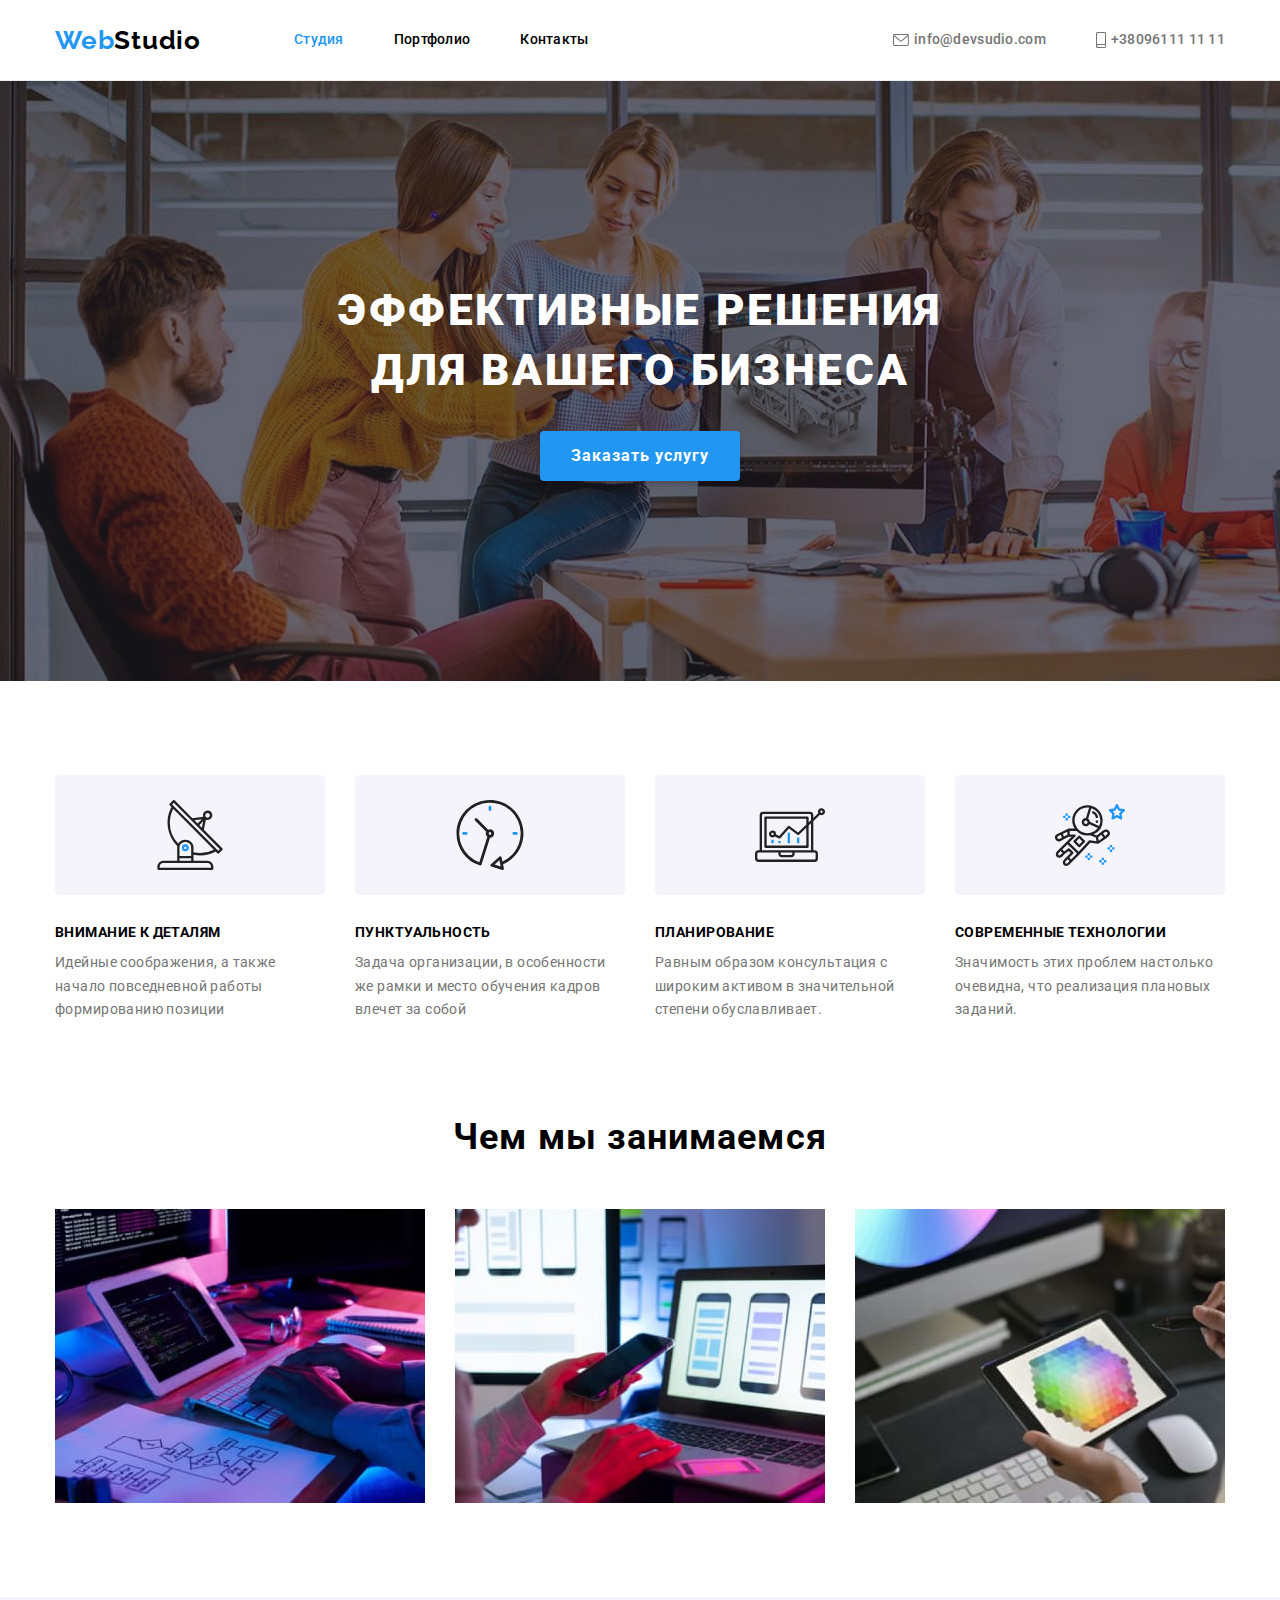
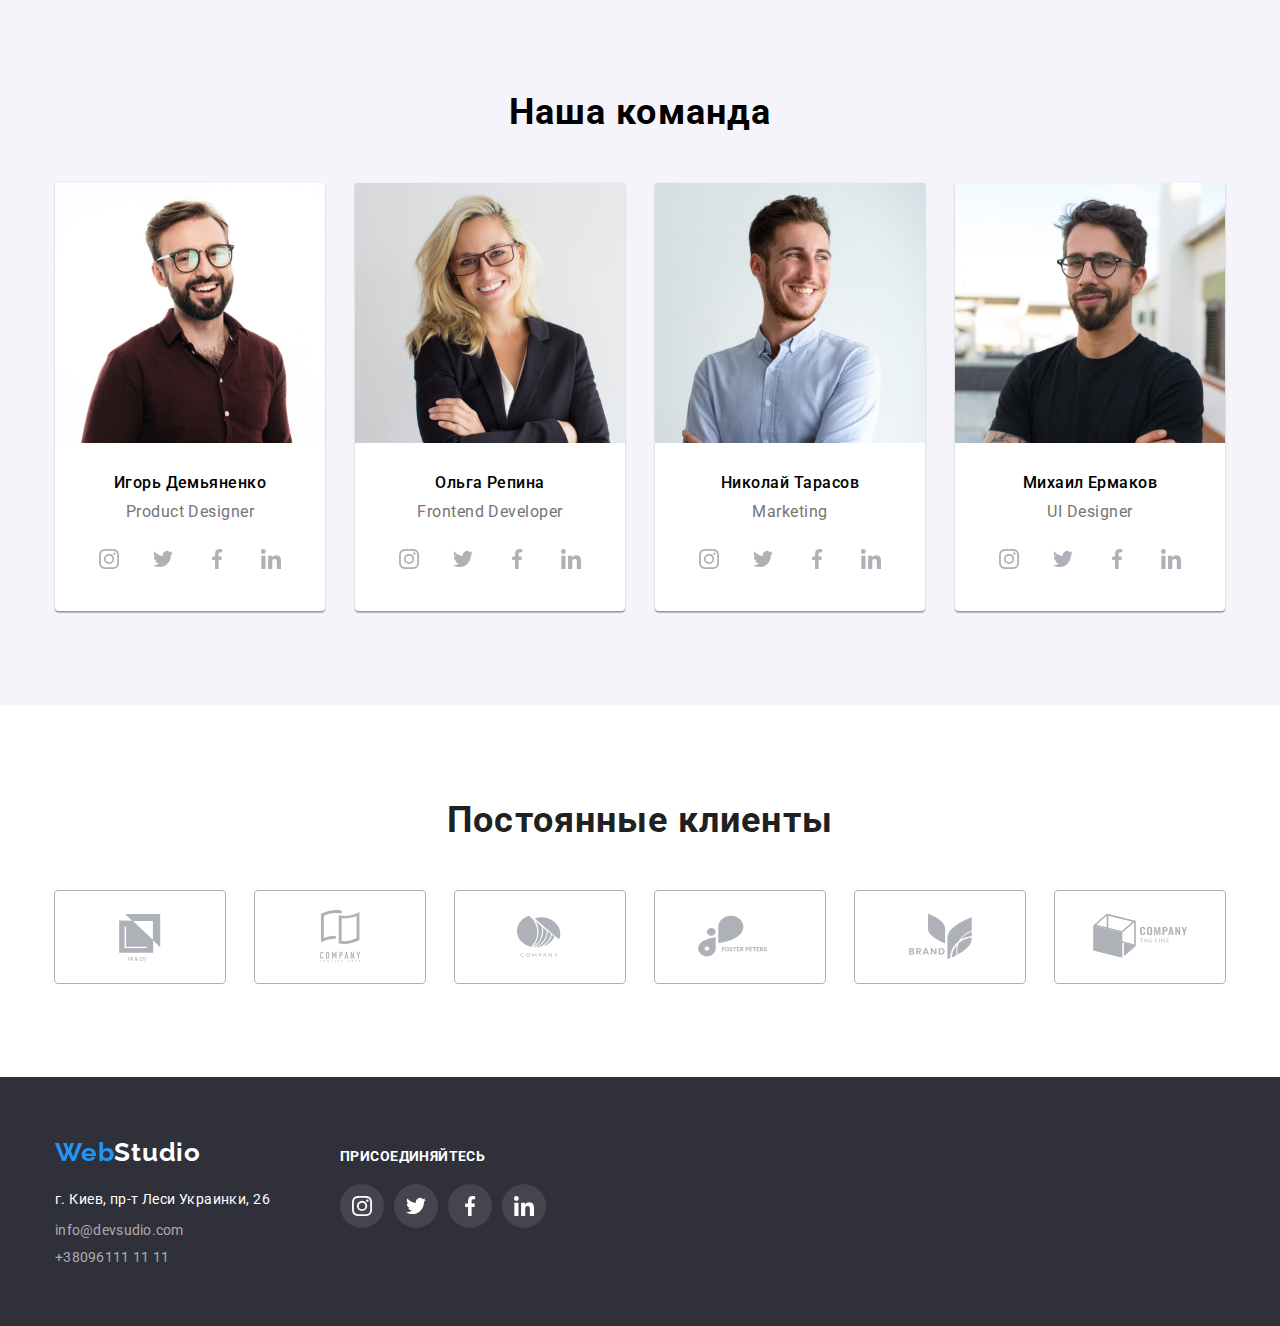
<file: index.html>
<!DOCTYPE html>
<html lang="ru">
<head>
    <meta charset="UTF-8">
    <meta http-equiv="X-UA-Compatible" content="IE=edge">
    <meta name="viewport" content="width=device-width, initial-scale=1.0">
    <title>WebStudio</title>
        <link href="https://fonts.googleapis.com/css2?family=Raleway:wght@700&family=Roboto:wght@400;500;700;900&display=swap" rel="stylesheet">
        <link rel="stylesheet" href="./css/modern-normalize.css">
        <link rel="stylesheet" href="./css/styles.css">
</head>
<body>
    <header class="header">
        <div class="container">
        <nav class="nav">
        <a href="index.html" class="logo">Web<span class="logo-black-color">Studio</span></a>
        <ul class="nav-list">
        <li class="nav-links "><a href="index.html" class="nav-links-item current">Студия</a></li>
        <li class="nav-links"><a href="portfolio.html" class="nav-links-item">Портфолио</a></li>
        <li class="nav-links"><a href="" class="nav-links-item">Контакты</a></li>
        </ul>
        </nav>
        <ul class="auth-list">
        <li class="auth-links">
            <a href="mailto:info@devsudio.com" class="auth-links-item">
                <svg class="auth-links-icons" width="16" height="12"><use href="./images/icons.svg#icon-envelope-1"></use>
                </svg>
                info@devsudio.com</a></li>
        <li class="auth-links"><a href="tel.:+380961111111" class="auth-links-item">
            <svg class="auth-links-icons" width="10" height="16">
                <use href="./images/icons.svg#icon-smartphone"></use>
            </svg>
            +38096111 11 11</a></li>
        </ul>
        </div>
    </header>
    <main>
<!--hero section-->
<section class="hero-section">
    <div class="container">
    <h1 class="hero-title">Эффективные решения для вашего бизнеса</h1>
    <button type="button" class="hero-button accent">Заказать услугу</button>
    </div>
</section>
<!--company rules-->
<section class="company-rules-section">
    <div class="container">
    <h2 hidden>Наши принципы</h2>
    <ul class="company-rules-section-ul">
        <li class="company-rules-item">
            <!-- <div> -->
            <svg class="company-rules-icons" width="270" height="120">
                <use href="./images/icons.svg#icon-antena"></use>
            </svg>
            <!-- </div> -->
            <h3 class="company-rules-section-h3">Внимание к деталям</h3>
            <p class="company-rules-section-p"> Идейные соображения, а также начало повседневной работы формированию позиции</p>
        </li>
        <li class="company-rules-item">
            <!-- <div> -->
                <svg class="company-rules-icons" width="270" height="120">
                <use href="./images/icons.svg#icon-clock"></use>
            </svg>
        <!-- </div> -->
            <h3 class="company-rules-section-h3">Пунктуальность</h3>
            <p class="company-rules-section-p">Задача организации, в особенности же рамки и место обучения кадров влечет за собой</p>
        </li>
        <li class="company-rules-item ">
            <!-- <div> -->
                <svg class="company-rules-icons" width="270" height="120">
                <use href="./images/icons.svg#icon-diagram"></use>
            </svg>
        <!-- </div> -->
            <h3 class="company-rules-section-h3">Планирование</h3>
            <p class="company-rules-section-p">Равным образом консультация с широким активом в значительной степени обуславливает.</p>
        </li>
        <li class="company-rules-item ">
            <!-- <div> -->
                <svg class="company-rules-icons" width="270" height="120">
                <use href="./images/icons.svg#icon-astronaut"></use>
            </svg>
        <!-- </div> -->
            <h3 class="company-rules-section-h3">Современные технологии</h3>
            <p class="company-rules-section-p">Значимость этих проблем настолько очевидна, что реализация плановых заданий.</p>
        </li>
    </ul>
    </div>
</section>
<!--how we do-->
<section class="how-we-do-section">
<div class="container">
<h2 class="how-we-do-section-h2">Чем мы занимаемся</h2>
<ul class="how-we-do-section-ul">
    <li class="how-we-do-item"><img src="images/img1_HowWeDo.jpg" alt="Человек работает на клаасном рабочем месте" width="370"></li>
    <li class="how-we-do-item"><img src="images/img2_HowWeDo.jpg" alt="Разрабатывается приложение на телефон" width="370"></li>
    <li class="how-we-do-item"><img src="images/img3_HowWeDo.jpg" alt="Изображение мозаики на планшете" width="370"></li>
</ul>
</div>
</section>

<!--Our Team-->
<section class="our-team-section">
<div class="container">
<h2 class="our-team-section-h2">Наша команда</h2>
    <ul class="our-team-section-ul">
    <li class="our-team-item">
        <img src="images/img1_OurTeam(1).jpg" alt="Игорь Демьяненко" width="270">
        <div class="our-team-item-text">
        <h3 class="our-team-section-h3">Игорь Демьяненко</h3>
        <p lang="en" class="our-team-section-p">Product Designer</p>
        <ul class="social-links-list">
            <li class="social-links-item"><a href="" class="social-link">
                <svg class="social-links-icons">
                    <use href="./images/icons.svg#icon-instagram-2-1"></use>
                </svg>
            </a></li>
            <li class="social-links-item"><a href="" class="social-link">
                <svg class="social-links-icons">
                    <use href="./images/icons.svg#icon-twitter-1-1"></use>
                </svg>
            </a></li>
            <li class="social-links-item"><a href="" class="social-link">
                <svg class="social-links-icons">
                    <use href="./images/icons.svg#icon-facebook-1-1"></use>
                </svg>
            </a></li>
            <li class="social-links-item"><a href="" class="social-link">
                <svg class="social-links-icons">
                    <use href="./images/icons.svg#icon-linkedin-1-1"></use>
                </svg>
            </a></li>
        </ul>
        </div>
        

    </li>
    <li class="our-team-item">
            <img src="images/img2_OurTeam(1).jpg" alt="Игорь Демьяненко" width="270">
            <div class="our-team-item-text">
            <h3 class="our-team-section-h3">Ольга Репина</h3>
            <p lang="en" class="our-team-section-p">Frontend Developer</p>
            <ul class="social-links-list">
                <li class="social-links-item"><a href="" class="social-link">
                        <svg class="social-links-icons">
                            <use href="./images/icons.svg#icon-instagram-2-1"></use>
                        </svg>
                    </a></li>
                <li class="social-links-item"><a href="" class="social-link">
                        <svg class="social-links-icons">
                            <use href="./images/icons.svg#icon-twitter-1-1"></use>
                        </svg>
                    </a></li>
                <li class="social-links-item"><a href="" class="social-link">
                        <svg class="social-links-icons">
                            <use href="./images/icons.svg#icon-facebook-1-1"></use>
                        </svg>
                    </a></li>
                <li class="social-links-item"><a href="" class="social-link">
                        <svg class="social-links-icons">
                            <use href="./images/icons.svg#icon-linkedin-1-1"></use>
                        </svg>
                    </a></li>
            </ul>
            </div>
    </li>
    <li class="our-team-item">
            <img src="images/img3_OurTeam(1).jpg" alt="Игорь Демьяненко" width="270">
            <div class="our-team-item-text">
            <h3 class="our-team-section-h3">Николай Тарасов </h3>
            <p lang="en" class="our-team-section-p">Marketing</p>
            <ul class="social-links-list">
                <li class="social-links-item"><a href="" class="social-link">
                        <svg class="social-links-icons">
                            <use href="./images/icons.svg#icon-instagram-2-1"></use>
                        </svg>
                    </a></li>
                <li class="social-links-item"><a href="" class="social-link">
                        <svg class="social-links-icons">
                            <use href="./images/icons.svg#icon-twitter-1-1"></use>
                        </svg>
                    </a></li>
                <li class="social-links-item"><a href="" class="social-link">
                        <svg class="social-links-icons">
                            <use href="./images/icons.svg#icon-facebook-1-1"></use>
                        </svg>
                    </a></li>
                <li class="social-links-item"><a href="" class="social-link">
                        <svg class="social-links-icons">
                            <use href="./images/icons.svg#icon-linkedin-1-1"></use>
                        </svg>
                    </a></li>
            </ul>
            </div>
    </li>
    <li class="our-team-item">
            <img src="images/img4_OurTeam(1).jpg" alt="Игорь Демьяненко" width="270">
            <div class="our-team-item-text">
            <h3 class="our-team-section-h3">Михаил Ермаков</h3>
            <p lang="en" class="our-team-section-p">UI Designer</p>
            <ul class="social-links-list">
                <li class="social-links-item"><a href="" class="social-link">
                        <svg class="social-links-icons">
                            <use href="./images/icons.svg#icon-instagram-2-1"></use>
                        </svg>
                    </a></li>
                <li class="social-links-item"><a href="" class="social-link">
                        <svg class="social-links-icons">
                            <use href="./images/icons.svg#icon-twitter-1-1"></use>
                        </svg>
                    </a></li>
                <li class="social-links-item"><a href="" class="social-link">
                        <svg class="social-links-icons">
                            <use href="./images/icons.svg#icon-facebook-1-1"></use>
                        </svg>
                    </a></li>
                <li class="social-links-item"><a href="" class="social-link">
                        <svg class="social-links-icons">
                            <use href="./images/icons.svg#icon-linkedin-1-1"></use>
                        </svg>
                    </a></li>
            </ul>
            </div>
    </li>
    </ul>
    </div>
</section>
<section class="regular-clients">
<div class="container">
    <h2 class="regular-clients-title">Постоянные клиенты</h2>
    <ul class="regular-clients-list">
        <li><a class="regular-clients-link" href=""><svg class="regular-clients-icons">
            <use href="./images/icons.svg#icon-Client1">
            </use>
        </svg></a>
    </li>
        <li><a class="regular-clients-link" href=""><svg class="regular-clients-icons">
            <use href="./images/icons.svg#icon-Client2">
            </use>
        </svg></a>
    </li>
        <li><a class="regular-clients-link" href=""><svg class="regular-clients-icons">
            <use href="./images/icons.svg#icon-Client3">
            </use>
        </svg></a>
    </li>
        <li><a class="regular-clients-link" href=""><svg class="regular-clients-icons">
            <use href="./images/icons.svg#icon-Client4">
            </use>
        </svg></a>
    </li>
        <li><a class="regular-clients-link" href=""><svg class="regular-clients-icons">
            <use href="./images/icons.svg#icon-Client5">
            </use>
        </svg></a>
    </li>
        <li><a class="regular-clients-link" href=""><svg class="regular-clients-icons">
            <use href="./images/icons.svg#icon-Client6">
            </use>
        </svg></a>
    </li>
    </ul>
</div>
</section>
    </main>
    <footer class="footer">
    <div class="container">
    <div class="join-footer">
    <a href="index.html" class="logo">Web<span class="logo-white-color">Studio </span></a>
    <address>
    <p class="footer-p">г. Киев, пр-т Леси Украинки, 26</p>
    <ul>
    <li class="auth-links"><a href="mailto:info@devsudio.com" class="auth-links-item-footer">info@devsudio.com</a></li>
    <li class="auth-links"><a href="tel.:+380961111111" class="auth-links-item-footer">+38096111 11 11</a></li>
    </ul>
    </address>
    </div>
    <div class="join">
    <h4 class="join-title">Присоединяйтесь</h4>
    <ul class="join-links-list">
        <li class="join-links-item"><a href="" class="join-link">
                <svg class="join-links-icons">
                    <use href="./images/icons.svg#icon-instagram-2-1"></use>
                </svg>
            </a></li>
        <li class="join-links-item"><a href="" class="join-link">
                <svg class="join-links-icons">
                    <use href="./images/icons.svg#icon-twitter-1-1"></use>
                </svg>
            </a></li>
        <li class="join-links-item"><a href="" class="join-link">
                <svg class="join-links-icons">
                    <use href="./images/icons.svg#icon-facebook-1-1"></use>
                </svg>
            </a></li>
        <li class="join-links-item"><a href="" class="join-link">
                <svg class="join-links-icons">
                    <use href="./images/icons.svg#icon-linkedin-1-1"></use>
                </svg>
            </a></li>
    </ul>
    </div>
    </div>
    </footer>
</body>
</html>
</file>
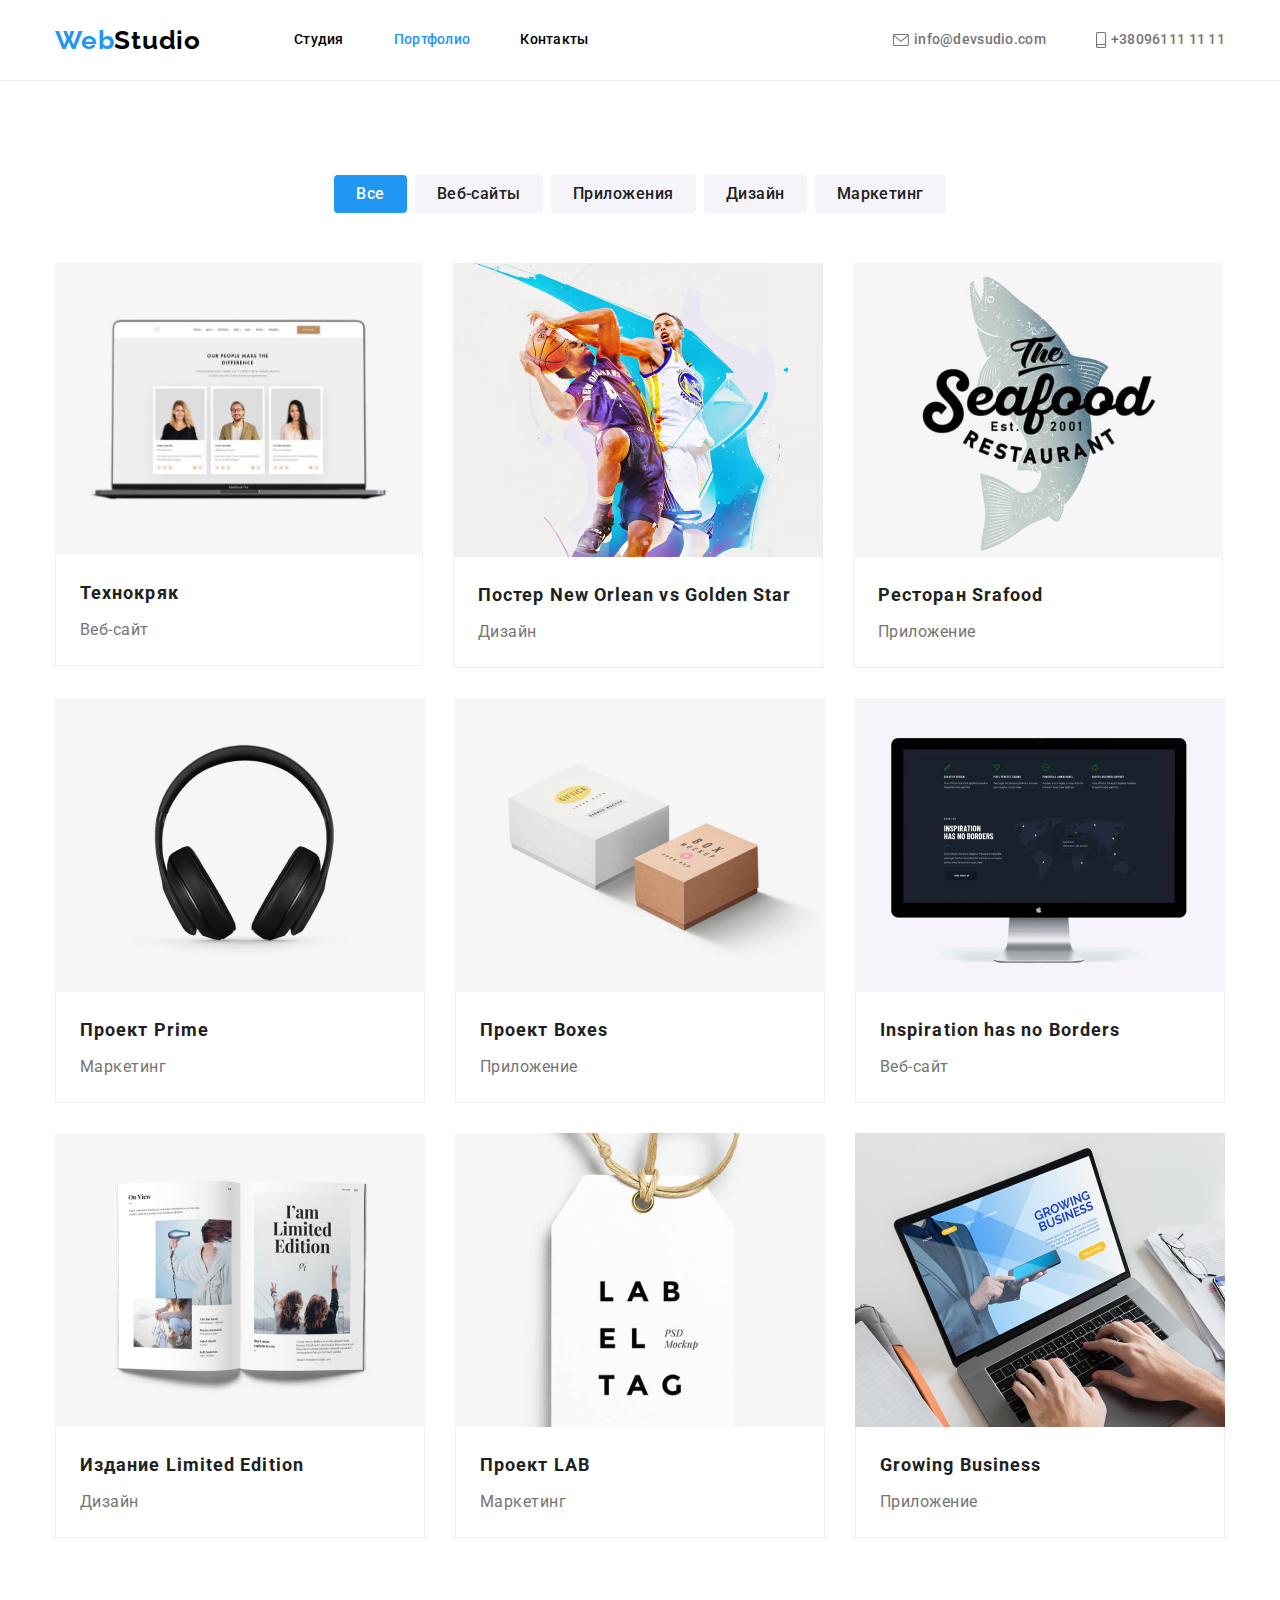
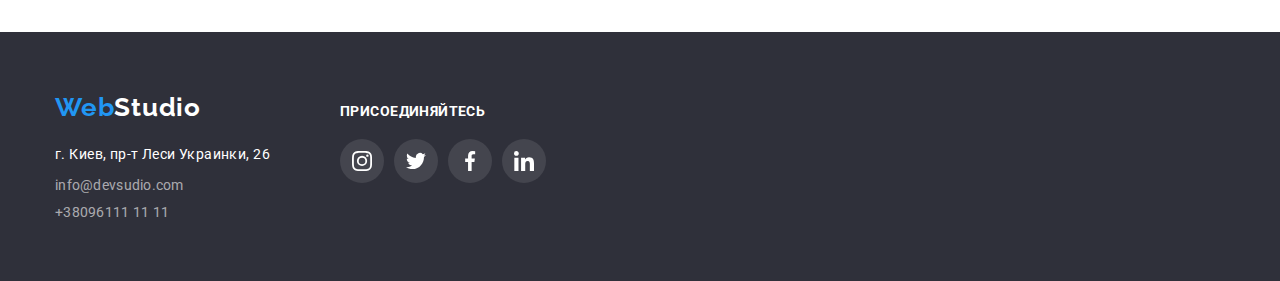
<file: portfolio.html>
<!DOCTYPE html>
<html lang="ru">
<head>
    <meta charset="UTF-8">
    <meta http-equiv="X-UA-Compatible" content="IE=edge">
    <meta name="viewport" content="width=device-width, initial-scale=1.0">
    <title>WebStudio - Портфолио</title>
    <link rel="stylesheet" href="https://fonts.googleapis.com/css2?family=Raleway:wght@700&family=Roboto:wght@400;500;700;900&display=swap" >
    <link rel="stylesheet" href="./css/modern-normalize.css">
    <link rel="stylesheet" href="./css/styles.css">
  
</head>
<body>
    <header class="header">
        <div class="container">
        <nav class="nav">
        <a href="index.html" class="logo">Web<span class="logo-black-color">Studio</span></a>
        <ul class="nav-list">
        <li class="nav-links "><a href="index.html" class="nav-links-item">Студия</a></li>
        <li class="nav-links"><a href="portfolio.html" class="nav-links-item current">Портфолио</a></li>
        <li class="nav-links"><a href="" class="nav-links-item">Контакты</a></li>
        </ul>
        </nav>
        <ul class="auth-list">
        <li class="auth-links">
            <a href="mailto:info@devsudio.com" class="auth-links-item">
                <svg class="auth-links-icons" width="16" height="12"><use href="./images/icons.svg#icon-envelope-1"></use>
                </svg>
                info@devsudio.com</a></li>
        <li class="auth-links"><a href="tel.:+380961111111" class="auth-links-item">
            <svg class="auth-links-icons" width="10" height="16">
                <use href="./images/icons.svg#icon-smartphone"></use>
            </svg>
            +38096111 11 11</a></li>
        </ul>
        </div>
    </header>
    <main>
        <!-- Our Products-->
        <section class="our-products">
<div class="container">
    <ul class="filter-list">
    <li class="filter-item">
        <button type="button" class="filter-item-btn active">Все</button>
    </li>
    <li class="filter-item">
        <button type="button" class="filter-item-btn">Веб-сайты</button>
    </li>
    <li class="filter-item">
        <button type="button" class="filter-item-btn">Приложения</button>
    </li>
    <li class="filter-item">
        <button type="button" class="filter-item-btn">Дизайн</button>
    </li>
    <li class="filter-item">
        <button type="button" class="filter-item-btn">Маркетинг</button>
    </li>
    </ul>

<h1 hidden>Наши проекты</h1>
<ul class="our-products-list">
<li class="our-products-item">
    <!-- <div class="card"> -->
        <a href="" class="our-products-item-link"><img src="./images/techocrack.jpg" alt="технокряк" width="368">
            <div class="our-product-items-text">
            <h2 class="our-products-item-h2">Технокряк</h2>
            <p class="our-products-item-p">Веб-сайт</p>
            </div>
        </a>
    <!-- </div> -->
    
</li>
<li class="our-products-item">
    <!-- <div class="card"> -->
        <a href="" class="our-products-item-link"><img src="./images/new-orlean-vs-golden-star.jpg" alt="постер new orlean vs golden star" width="370">
        <div class="our-product-items-text">
        <h2 class="our-products-item-h2">Постер New Orlean vs Golden Star</h2>
        <p class="our-products-item-p">Дизайн</p>
        </div>
    </a>
<!-- </div> -->
</li>
<li class="our-products-item">
    <!-- <div class="card"> -->
        <a href="" class="our-products-item-link"><img src="./images/seafood.jpg" alt="seafood" width="370">
        <div class="our-product-items-text">
        <h2 class="our-products-item-h2">Ресторан Srafood</h2>
        <p class="our-products-item-p">Приложение</p>
        </div>
    </a>
<!-- </div> -->
</li>
<li class="our-products-item">
    <!-- <div class="card"> -->
        <a href="" class="our-products-item-link"><img src="./images/prinme.jpg" alt="Project Prime" width="370">
        <div class="our-product-items-text">
        <h2 class="our-products-item-h2">Проект Prime</h2>
        <p class="our-products-item-p">Маркетинг</p>
        </div>
    </a>
<!-- </div> -->
</li>
<li class="our-products-item">
    <!-- <div class="card"> -->
        <a href="" class="our-products-item-link"><img src="./images/boxes.jpg" alt="Project boxes" width="370">
        <div class="our-product-items-text">
        <h2 class="our-products-item-h2">Проект Boxes</h2>
        <p class="our-products-item-p">Приложение</p>
        </div>
    </a>
<!-- </div> -->
</li>
<li class="our-products-item">
    <!-- <div class="card"> -->
        <a href="" class="our-products-item-link"><img src="./images/inspiration.jpg" alt="inspiration" width="370">
        <div class="our-product-items-text">
        <h2 class="our-products-item-h2">Inspiration has no Borders</h2>
        <p class="our-products-item-p">Веб-сайт</p>
        </div>
    </a>
<!-- </div> -->
</li>
<li class="our-products-item">
    <!-- <div class="card"> -->
        <a href="" class="our-products-item-link"><img src="./images/limited-edition.jpg" alt="limited limited edition" width="370">
        <div class="our-product-items-text">
        <h2 class="our-products-item-h2">Издание Limited Edition</h2>
        <p class="our-products-item-p">Дизайн</p>
        </div>
    </a>
<!-- </div> -->
</li>
<li class="our-products-item">
    <!-- <div class="card"> -->
        <a href="" class="our-products-item-link"><img src="./images/lab.jpg" alt="Проект Lab" width="370">
        <div class="our-product-items-text">
        <h2 class="our-products-item-h2">Проект LAB</h2>
        <p class="our-products-item-p">Маркетинг</p>
        </div>
    </a>
<!-- </div> -->
</li>
<li class="our-products-item">
    <!-- <div class="card"> -->
        <a href="" class="our-products-item-link"><img src="./images/growing-business.jpg" alt="growing business" width="370">
        <div class="our-product-items-text">
        <h2 class="our-products-item-h2">Growing Business</h2>
        <p class="our-products-item-p">Приложение</p>
        </div>
    </a>
<!-- </div> -->
</li>
</ul>
</div>
</section>
</main>
<footer class="footer">
    <div class="container">
    <div class="join-footer">
    <a href="index.html" class="logo">Web<span class="logo-white-color">Studio </span></a>
    <address>
    <p class="footer-p">г. Киев, пр-т Леси Украинки, 26</p>
    <ul>
    <li class="auth-links"><a href="mailto:info@devsudio.com" class="auth-links-item-footer">info@devsudio.com</a></li>
    <li class="auth-links"><a href="tel.:+380961111111" class="auth-links-item-footer">+38096111 11 11</a></li>
    </ul>
    </address>
    </div>
    <div class="join">
    <h4 class="join-title">Присоединяйтесь</h4>
    <ul class="join-links-list">
        <li class="join-links-item"><a href="" class="join-link">
                <svg class="join-links-icons">
                    <use href="./images/icons.svg#icon-instagram-2-1"></use>
                </svg>
            </a></li>
        <li class="join-links-item"><a href="" class="join-link">
                <svg class="join-links-icons">
                    <use href="./images/icons.svg#icon-twitter-1-1"></use>
                </svg>
            </a></li>
        <li class="join-links-item"><a href="" class="join-link">
                <svg class="join-links-icons">
                    <use href="./images/icons.svg#icon-facebook-1-1"></use>
                </svg>
            </a></li>
        <li class="join-links-item"><a href="" class="join-link">
                <svg class="join-links-icons">
                    <use href="./images/icons.svg#icon-linkedin-1-1"></use>
                </svg>
            </a></li>
    </ul>
    </div>
    </div>
    </footer>
</body>
</html>
</file>
<file: css/styles.css>
:root {
  --accent-color: #2196f3;
  --primary-text-color: #757575;
  --title-text-color: #000000;
  --bcg-color: #2f303a;
  --light-bcg-color: #f5f4fa;
  --filter-item-text-color: #212121;
  --primary-white-color: #ffffff;
  --footer-auth-text-color: rgba(255, 255, 255, 0.6);
  --hero-button-accent-bcg-color: #188ce8;
  --client-icons-color: #afb1b8;
  --join-link-bg-color: rgba(255, 255, 255, 0.1);
}

body {
  font-family: "Roboto", sans-serif;
  color: var(--primary-text-color);
  background-color: var(--primary-white-color);

  margin: 0;
}
h1,
h2,
h3,
h4,
h5,
h6,
ul,
p {
  margin: 0px;
  padding: 0px;
}
img {
  display: block;
}

.logo-black-color {
  font-family: Raleway;
  font-weight: bold;
  font-size: 26px;
  line-height: 1.19;
  letter-spacing: 0.03em;
  color: var(--title-text-color);
  text-decoration: none;
}
.logo-white-color {
  font-family: Raleway;
  font-weight: bold;
  font-size: 26px;
  line-height: 1.19;
  letter-spacing: 0.03em;
  color: var(--primary-white-color);
  text-decoration: none;
}
.logo {
  font-family: Raleway;
  font-weight: bold;
  font-size: 26px;
  line-height: 1.19;
  letter-spacing: 0.03em;
  color: var(--accent-color);
  text-decoration: none;
  margin-right: 93px;
  padding-top: 24px;
  padding-bottom: 24px;
}
.footer .logo {
  display: inline-block;
  margin-right: 0px;
  padding-top: 0;
  padding-bottom: 0;
  margin-bottom: 20px;
}
.hero-section {
  background: linear-gradient(
      to right,
      rgba(47, 48, 58, 0.4),
      rgba(47, 48, 58, 0.4)
    ),
    url(../images/background-hero.jpg);
  padding-top: 200px;
  padding-bottom: 200px;
  max-width: 1600px;
  margin-left: auto;
  margin-right: auto;
}

.hero-title {
  color: var(--primary-white-color);
  font-weight: 900;
  font-size: 44px;
  line-height: 1.36;
  width: 696px;
  text-align: center;
  letter-spacing: 0.06em;
  text-transform: uppercase;
  margin-top: 0px;
  margin-left: auto;
  margin-right: auto;
}

.auth-links-icons {
  margin-right: 5px;
  fill: currentColor;
}

.nav-links-item:hover,
.nav-links-item:focus,
.auth-links-item:hover,
.auth-links-item:focus {
  color: var(--accent-color);
  fill: var(--accent-color);
}

.nav-list {
  display: flex;
}

.auth-list {
  display: flex;
}
.filter-list {
  list-style: none;
  display: flex;

  justify-content: center;
}

.nav-links-item {
  display: block;
  padding-top: 32px;
  padding-bottom: 32px;
  color: var(--title-text-color);
  text-decoration: none;
  font-weight: 500;
  font-size: 14px;
  line-height: 1.14;
  letter-spacing: 0.02em;
}

.auth-links-item {
  display: flex;
  align-items: center;
  padding-top: 32px;
  padding-bottom: 32px;
  text-decoration: none;
  font-weight: 500;
  font-size: 14px;
  line-height: 1.14;
  letter-spacing: 0.02em;
  color: var(--primary-text-color);
}

.nav-links,
.auth-links {
  list-style: none;
}
.nav-links:not(:last-child) {
  margin-right: 50px;
}
.auth-links:not(:last-child) {
  margin-right: 50px;
}
.hero-button {
  display: block;
  border: none;
  border-radius: 4px;
  height: 50px;
  width: 200px;
  margin-left: auto;
  margin-right: auto;
  font-family: inherit;
  font-weight: bold;
  font-size: 16px;
  line-height: 1.87;
  letter-spacing: 0.06em;
  cursor: pointer;

  box-shadow: 0px 4px 4px rgba(0, 0, 0, 0.15);
  color: var(--primary-white-color);
  background-color: var(--accent-color);
}

.hero-button:hover,
.hero-button:focus {
  color: var(--primary-white-color);
  background-color: var(--hero-button-accent-bcg-color);
}

.filter-item-btn {
  font-family: inherit;
  font-weight: 500;
  font-size: 16px;
  line-height: 1.62;
  text-align: center;
  letter-spacing: 0.03em;
  color: var(--filter-item-text-color);
  background-color: var(--light-bcg-color);
  border: none;
  border-radius: 4px;
  cursor: pointer;
  padding: 6px 22px 6px 22px;
}

.filter-item-btn:hover,
.filter-item-btn:focus {
  background-color: var(--accent-color);
  color: var(--primary-white-color);
  box-shadow: 0px 3px 1px rgba(0, 0, 0, 0.1), 0px 1px 2px rgba(0, 0, 0, 0.08),
    0px 2px 2px rgba(0, 0, 0, 0.12);
}

.filter-item:not(:last-child) {
  margin-right: 8px;
}

.active {
  color: var(--primary-white-color);
  background-color: var(--accent-color);
}

.company-rules-section-h3 {
  margin-bottom: 10px;

  font-weight: bold;
  font-size: 14px;
  line-height: 1.14;
  letter-spacing: 0.03em;
  text-transform: uppercase;
  color: var(--title-text-color);
}
.company-rules-item > div {
  margin-bottom: 30px;
}

.company-rules-section-p {
  font-weight: normal;
  font-size: 14px;
  line-height: 1.71;
  letter-spacing: 0.03em;
}

.company-rules-section-ul {
  list-style: none;
  display: inline-flex;
}
.company-rules-icons {
  display: block;
  border-radius: 4px;
  margin-bottom: 30px;
}

.how-we-do-section-h2 {
  margin-bottom: 50px;
  font-weight: bold;
  font-size: 36px;
  line-height: 1.17;
  text-align: center;
  letter-spacing: 0.03em;
  color: var(--title-text-color);
}

.how-we-do-section-ul {
  list-style: none;
  display: flex;
  justify-content: center;
}

.how-we-do-item:not(:last-child) {
  margin-right: 30px;
}

.our-team-section {
  background-color: var(--light-bcg-color);
  padding-top: 94px;
  padding-bottom: 94px;
}
.our-team-section-ul {
  list-style: none;
  display: flex;
  justify-content: center;
}

.our-team-section-h2 {
  margin-bottom: 50px;
  font-weight: bold;
  font-size: 36px;
  line-height: 1.17;
  text-align: center;
  letter-spacing: 0.03em;
  color: var(--title-text-color);
}
.our-team-section-h3 {
  margin-bottom: 10px;
  font-weight: 500;
  font-size: 16px;
  line-height: 1.19;
  text-align: center;
  letter-spacing: 0.03em;
  color: var(--title-text-color);
}

.social-link {
  display: flex;
  width: 44px;
  height: 44px;
  align-items: center;
  justify-content: center;
  color: var(--client-icons-color);
}
.social-link:hover,
.social-link:focus {
  border-radius: 50%;
  background-color: var(--accent-color);
  display: flex;
  width: 44px;
  height: 44px;
  align-items: center;
  justify-content: center;
  color: currentColor;
}
.social-links-item:not(:last-child) {
  margin-right: 10px;
}

.social-links-list {
  display: flex;
  list-style: none;
  justify-content: center;
}
.social-link:hover .social-links-icons,
.social-link:focus .social-links-icons {
  fill: #ffffff;
}

.social-links-icons {
  width: 20px;
  height: 20px;
  fill: currentColor;
}

.regular-clients {
  color: var(--client-icons-color);
  padding-top: 94px;
  padding-bottom: 94px;
}
.regular-clients-title {
  text-align: center;
  margin-bottom: 50px;

  font-weight: bold;
  font-size: 36px;
  line-height: 42px;
  text-align: center;
  letter-spacing: 0.03em;

  color: var(--filter-item-text-color);
}
.regular-clients-list {
  display: flex;
  list-style: none;
  padding: 0;
  margin: 0;
  justify-content: center;
}
.regular-clients-list > li {
  width: 170px;
  height: 92px;
  border-radius: 4px;
  display: flex;
  align-items: center;
  justify-content: center;
}
.regular-clients-list > li:not(:last-child) {
  margin-right: 30px;
}

.regular-clients-link {
  color: var(--client-icons-color);
  border: 1px solid var(--client-icons-color);
  border-radius: 4px;
}
.regular-clients-link:hover,
.regular-clients-link:focus {
  color: var(--accent-color);
  fill: var(--accent-color);
  border: 1px solid var(--accent-color);
}

.regular-clients-icons {
  display: block;
  width: 170px;
  height: 92px;
  fill: currentColor;
}
.header {
  border-bottom: 1px solid #ececec;
}
.header .container {
  background-color: var(--primary-white-color);
  display: flex;
}

.header > ul {
  margin: 0px;
  padding: 0px;
}

.join {
  margin-left: 70px;
}
.footer {
  background-color: var(--bcg-color);
  padding-top: 60px;
  padding-bottom: 60px;
}

.footer-p {
  color: var(--primary-white-color);
  font-style: normal;
  font-weight: normal;
  font-size: 14px;
  line-height: 1.71;
  letter-spacing: 0.03em;
}
.footer .auth-links {
  margin-top: 9px;
}
.our-products {
  padding-top: 94px;
  padding-bottom: 94px;
}

.our-products-list {
  list-style: none;
  margin-top: 50px;
  display: flex;
  flex-wrap: wrap;
}

.our-products-item {
  margin-right: 30px;
  margin-bottom: 30px;
  max-width: 370px;
  background: #ffffff;
}

.our-products-item-link {
  text-decoration: none;
  color: currentColor;
  display: block;
}

.our-products-item-link:hover,
.our-products-item-link:focus {
  box-shadow: 0px 1px 1px rgba(0, 0, 0, 0.12), 0px 4px 4px rgba(0, 0, 0, 0.06),
    1px 4px 6px rgba(0, 0, 0, 0.16);
}

.our-product-items-text {
  padding-top: 20px;
  padding-bottom: 20px;
  padding-left: 24px;
  padding-right: 24px;

  border-left: 1px solid #eeeeee;
  border-right: 1px solid #eeeeee;
  border-bottom: 1px solid #eeeeee;
}
.our-product-items-text > *:not(:last-child) {
  margin-bottom: 4px;
}

.our-products-item:nth-child(3n) {
  margin-right: 0;
}
.our-products-item:nth-last-child(-n + 3) {
  margin-bottom: 0;
}

.our-products-item-h2 {
  font-weight: bold;
  font-size: 18px;
  line-height: 2;
  letter-spacing: 0.06em;
  color: var(--filter-item-text-color);
}

.our-products-item-p {
  font-weight: normal;
  font-size: 16px;
  line-height: 1.87;
  letter-spacing: 0.03em;
}

.current {
  color: var(--accent-color);
}

.auth-links-item-footer {
  font-style: normal;
  text-decoration: none;
  font-weight: 400;
  font-size: 14px;
  line-height: 1.14;
  letter-spacing: 0.02em;
  color: var(--footer-auth-text-color);
}

.nav-links-item-footer:hover,
.nav-links-item-footer:focus,
.auth-links-item-footer:hover,
.auth-links-item-footer:focus {
  color: var(--accent-color);
}

.company-rules-section {
  padding-top: 94px;
  padding-bottom: 94px;
}
.container {
  width: 1200px;
  margin-right: auto;
  margin-left: auto;
  padding-left: 15px;
  padding-right: 15px;
}

.company-rules-item {
  width: 270px;
  margin-right: 30px;
}

.company-rules-item:last-child {
  margin-right: 0px;
}

.how-we-do-section {
  padding-bottom: 94px;
}

.hero-button.accent {
  margin-top: 30px;
}

.our-team-item:not(:last-child) {
  margin-right: 30px;
}

.our-team-item {
  box-shadow: 0px 1px 3px rgba(0, 0, 0, 0.12), 0px 1px 1px rgba(0, 0, 0, 0.14),
    0px 2px 1px rgba(0, 0, 0, 0.2);
  border-radius: 0px 0px 4px 4px;
  background-color: var(--primary-white-color);
}

.our-team-item-text {
  padding: 30px 32px;
}

.our-team-section-p {
  margin-bottom: 16px;
  font-weight: normal;
  font-size: 16px;
  line-height: 1.19;
  text-align: center;
  letter-spacing: 0.03em;
}
.nav {
  display: flex;
  align-items: center;
  margin-right: auto;
}

.footer > .container {
  display: flex;
  align-items: baseline;
}
.join-title {
  font-style: normal;
  font-weight: bold;
  font-size: 14px;
  line-height: 16px;
  letter-spacing: 0.03em;
  text-transform: uppercase;
  color: var(--primary-white-color);
  margin-bottom: 20px;
}

.join-links-list {
  display: flex;
  list-style: none;
  justify-content: center;
}
.join-link {
  color: var(--primary-white-color);
  display: flex;
  width: 44px;
  height: 44px;
  align-items: center;
  justify-content: center;
  border-radius: 50%;
  background-color: var(--join-link-bg-color);
}
.join-link:hover,
.join-link:focus {
  background-color: var(--accent-color);
}

.join-links-icons {
  width: 20px;
  height: 20px;
  fill: currentColor;
}
.join-links-item:not(:last-child) {
  margin-right: 10px;
}

.card {
  border: 1px solid #eeeeee;
  background: #ffffff;
}
.card:hover,
.card:focus {
  box-shadow: 0px 1px 1px rgba(0, 0, 0, 0.12), 0px 4px 4px rgba(0, 0, 0, 0.06),
    1px 4px 6px rgba(0, 0, 0, 0.16);
}
</file>
